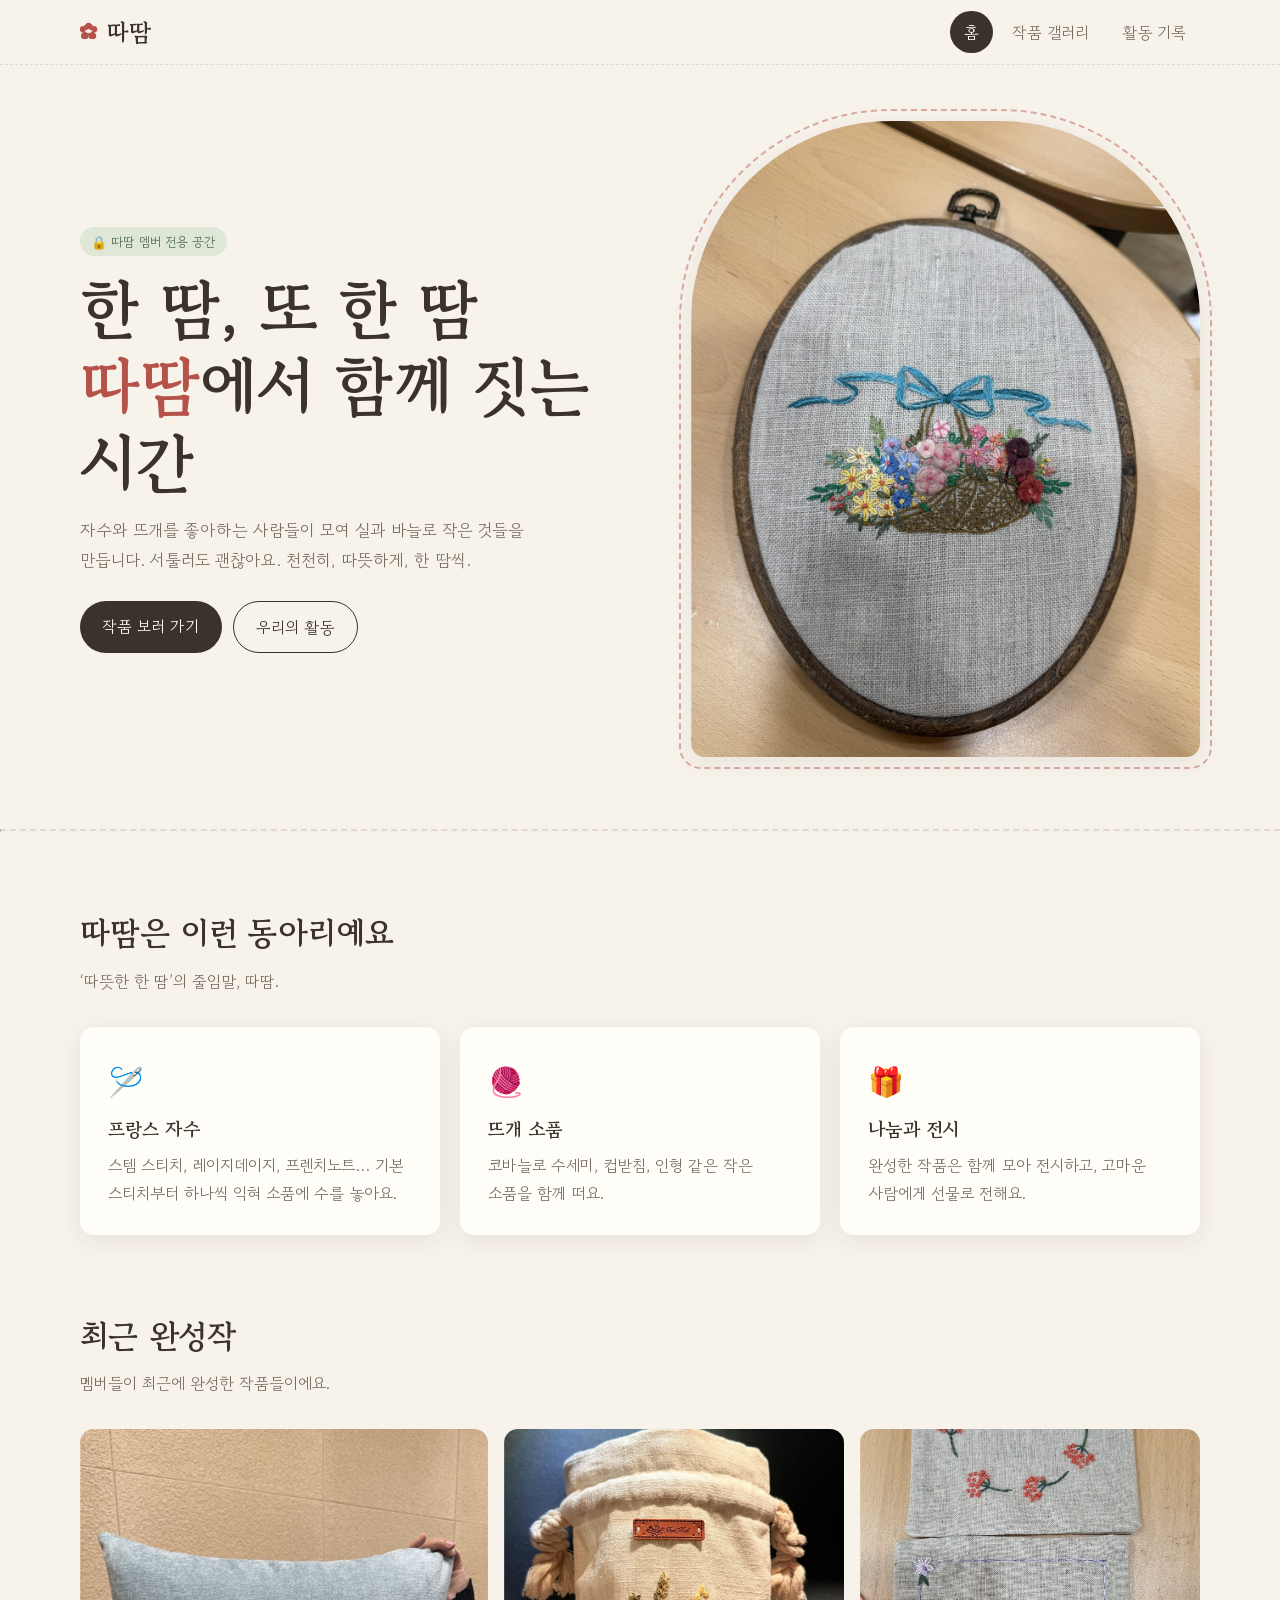
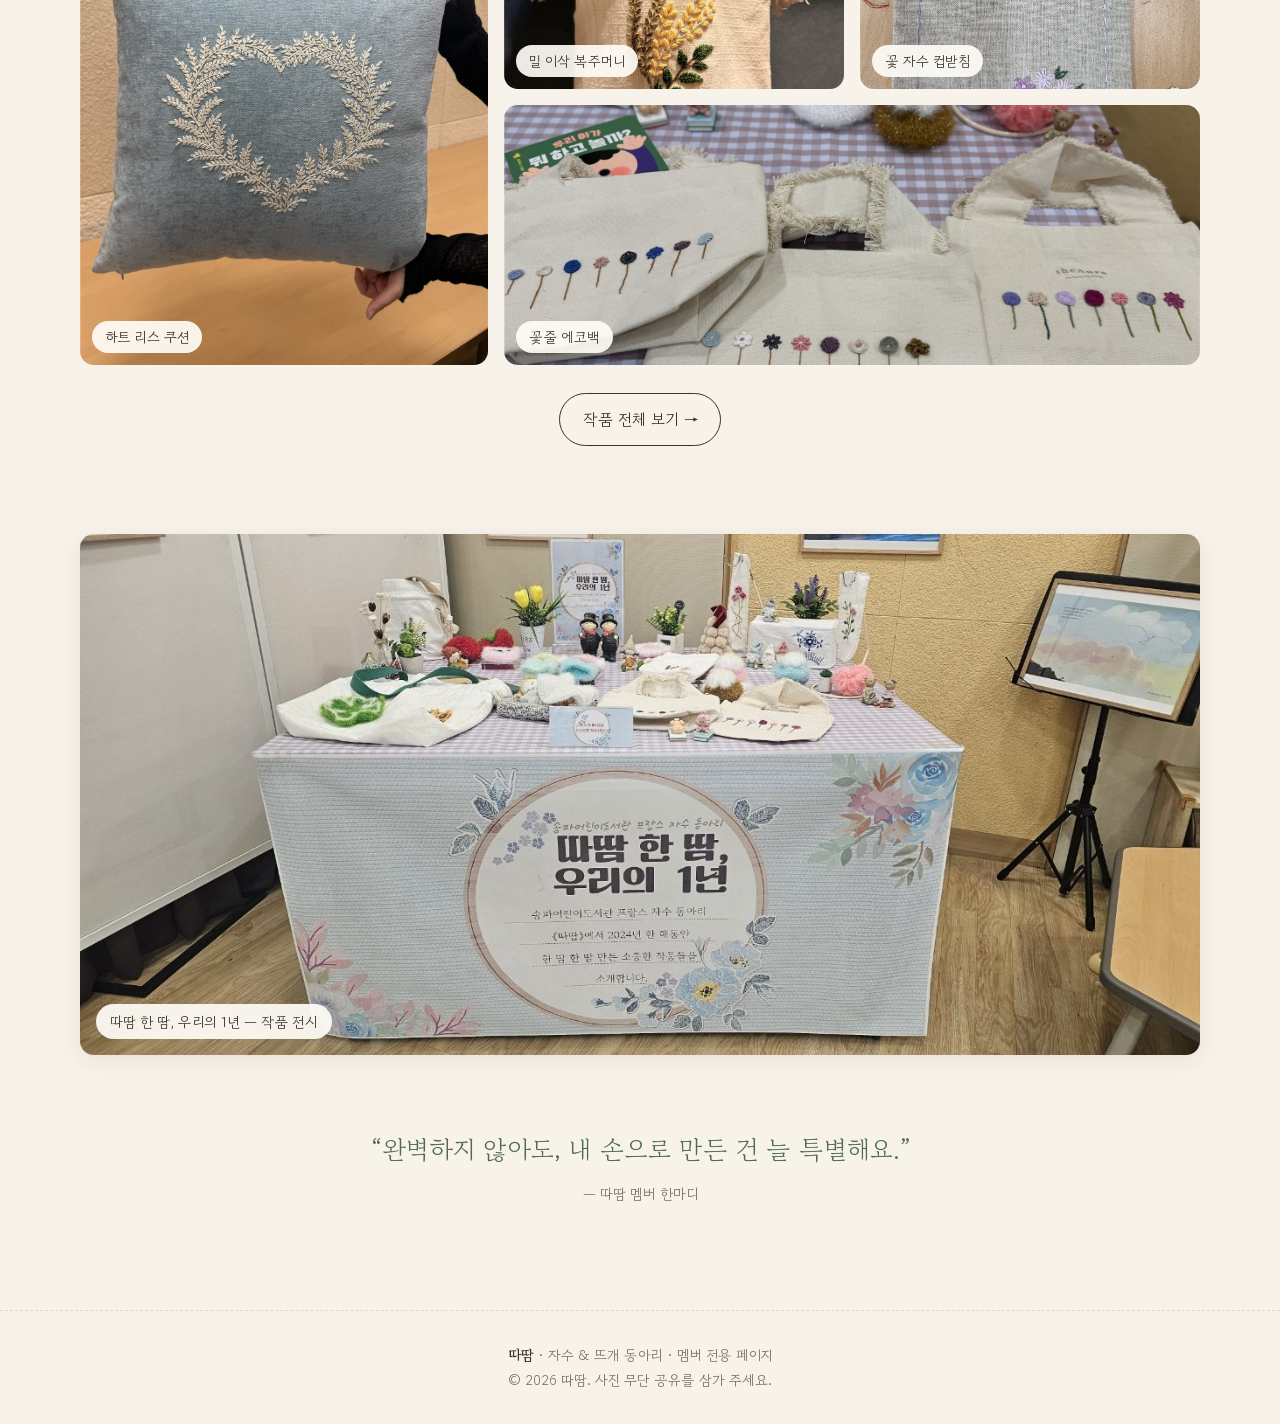
<file: index.html>
<!DOCTYPE html>
<html lang="ko">
<head>
  <meta charset="UTF-8">
  <meta name="viewport" content="width=device-width, initial-scale=1.0">
  <meta name="robots" content="noindex, nofollow">
  <title>따땀 · 자수 뜨개 동아리</title>
  <link rel="preconnect" href="https://fonts.googleapis.com">
  <link rel="preconnect" href="https://fonts.gstatic.com" crossorigin>
  <link href="https://fonts.googleapis.com/css2?family=Gowun+Batang:wght@400;700&family=Gowun+Dodum&display=swap" rel="stylesheet">
  <link rel="icon" href="data:image/svg+xml,<svg xmlns=%22http://www.w3.org/2000/svg%22 viewBox=%220 0 100 100%22><text y=%22.9em%22 font-size=%2290%22>🧵</text></svg>">
  <link rel="stylesheet" href="css/style.css">
</head>
<body>
  <header class="site-header">
    <div class="wrap">
      <a href="index.html" class="logo"><span class="needle">✿</span>따땀</a>
      <button class="menu-btn" aria-label="메뉴 열기" aria-expanded="false">☰</button>
      <nav class="nav">
        <a href="index.html" aria-current="page">홈</a>
        <a href="gallery.html">작품 갤러리</a>
        <a href="activity.html">활동 기록</a>
      </nav>
    </div>
  </header>

  <main>
    <section class="hero">
      <div class="wrap">
        <div>
          <span class="members-badge">🔒 따땀 멤버 전용 공간</span>
          <h1>한 땀, 또 한 땀<br><em>따땀</em>에서 함께 짓는 시간</h1>
          <p>자수와 뜨개를 좋아하는 사람들이 모여 실과 바늘로 작은 것들을 만듭니다.
             서툴러도 괜찮아요. 천천히, 따뜻하게, 한 땀씩.</p>
          <div class="actions">
            <a href="gallery.html" class="btn">작품 보러 가기</a>
            <a href="activity.html" class="btn ghost">우리의 활동</a>
          </div>
        </div>
        <div class="hero-photo">
          <img src="images/img_6995.jpg" alt="나무 타원 수틀에 수놓은 리본과 꽃바구니 자수">
        </div>
      </div>
    </section>

    <hr class="stitch">

    <section class="section">
      <div class="wrap">
        <h2 class="section-title">따땀은 이런 동아리예요</h2>
        <p class="section-sub">‘따뜻한 한 땀’의 줄임말, 따땀.</p>
        <div class="about-grid">
          <article class="card">
            <div class="icon">🪡</div>
            <h3>프랑스 자수</h3>
            <p>스템 스티치, 레이지데이지, 프렌치노트… 기본 스티치부터 하나씩 익혀 소품에 수를 놓아요.</p>
          </article>
          <article class="card">
            <div class="icon">🧶</div>
            <h3>뜨개 소품</h3>
            <p>코바늘로 수세미, 컵받침, 인형 같은 작은 소품을 함께 떠요.</p>
          </article>
          <article class="card">
            <div class="icon">🎁</div>
            <h3>나눔과 전시</h3>
            <p>완성한 작품은 함께 모아 전시하고, 고마운 사람에게 선물로 전해요.</p>
          </article>
        </div>
      </div>
    </section>

    <section class="section" style="padding-top:0">
      <div class="wrap">
        <h2 class="section-title">최근 완성작</h2>
        <p class="section-sub">멤버들이 최근에 완성한 작품들이에요.</p>
        <div class="featured">
          <figure>
            <img src="images/img_6991.jpg" alt="하트 모양 잎사귀 리스를 수놓은 하늘색 쿠션">
            <figcaption>하트 리스 쿠션</figcaption>
          </figure>
          <figure>
            <img src="images/img_6845.jpg" alt="밀 이삭을 수놓은 리넨 복주머니">
            <figcaption>밀 이삭 복주머니</figcaption>
          </figure>
          <figure>
            <img src="images/img_1870.jpg" alt="열매 리스와 보라 꽃을 수놓은 리넨 컵받침">
            <figcaption>꽃 자수 컵받침</figcaption>
          </figure>
          <figure>
            <img src="images/img_7739.jpg" alt="작은 꽃을 일렬로 수놓은 에코백 세 개">
            <figcaption>꽃줄 에코백</figcaption>
          </figure>
        </div>
        <p style="text-align:center;margin-top:28px"><a href="gallery.html" class="btn ghost">작품 전체 보기 →</a></p>
      </div>
    </section>

    <section class="wrap">
      <figure class="banner">
        <img src="images/img_1733.jpg" alt="따땀 한 땀, 우리의 1년 현수막이 걸린 작품 전시 테이블" loading="lazy">
        <figcaption>따땀 한 땀, 우리의 1년 — 작품 전시</figcaption>
      </figure>
    </section>

    <div class="quote">
      “완벽하지 않아도, 내 손으로 만든 건 늘 특별해요.”
      <small>— 따땀 멤버 한마디</small>
    </div>
  </main>

  <footer class="site-footer">
    <div class="wrap">
      <strong>따땀</strong> · 자수 &amp; 뜨개 동아리 · 멤버 전용 페이지<br>
      © <span id="year"></span> 따땀. 사진 무단 공유를 삼가 주세요.
    </div>
  </footer>
  <script src="js/main.js"></script>
</body>
</html>
</file>
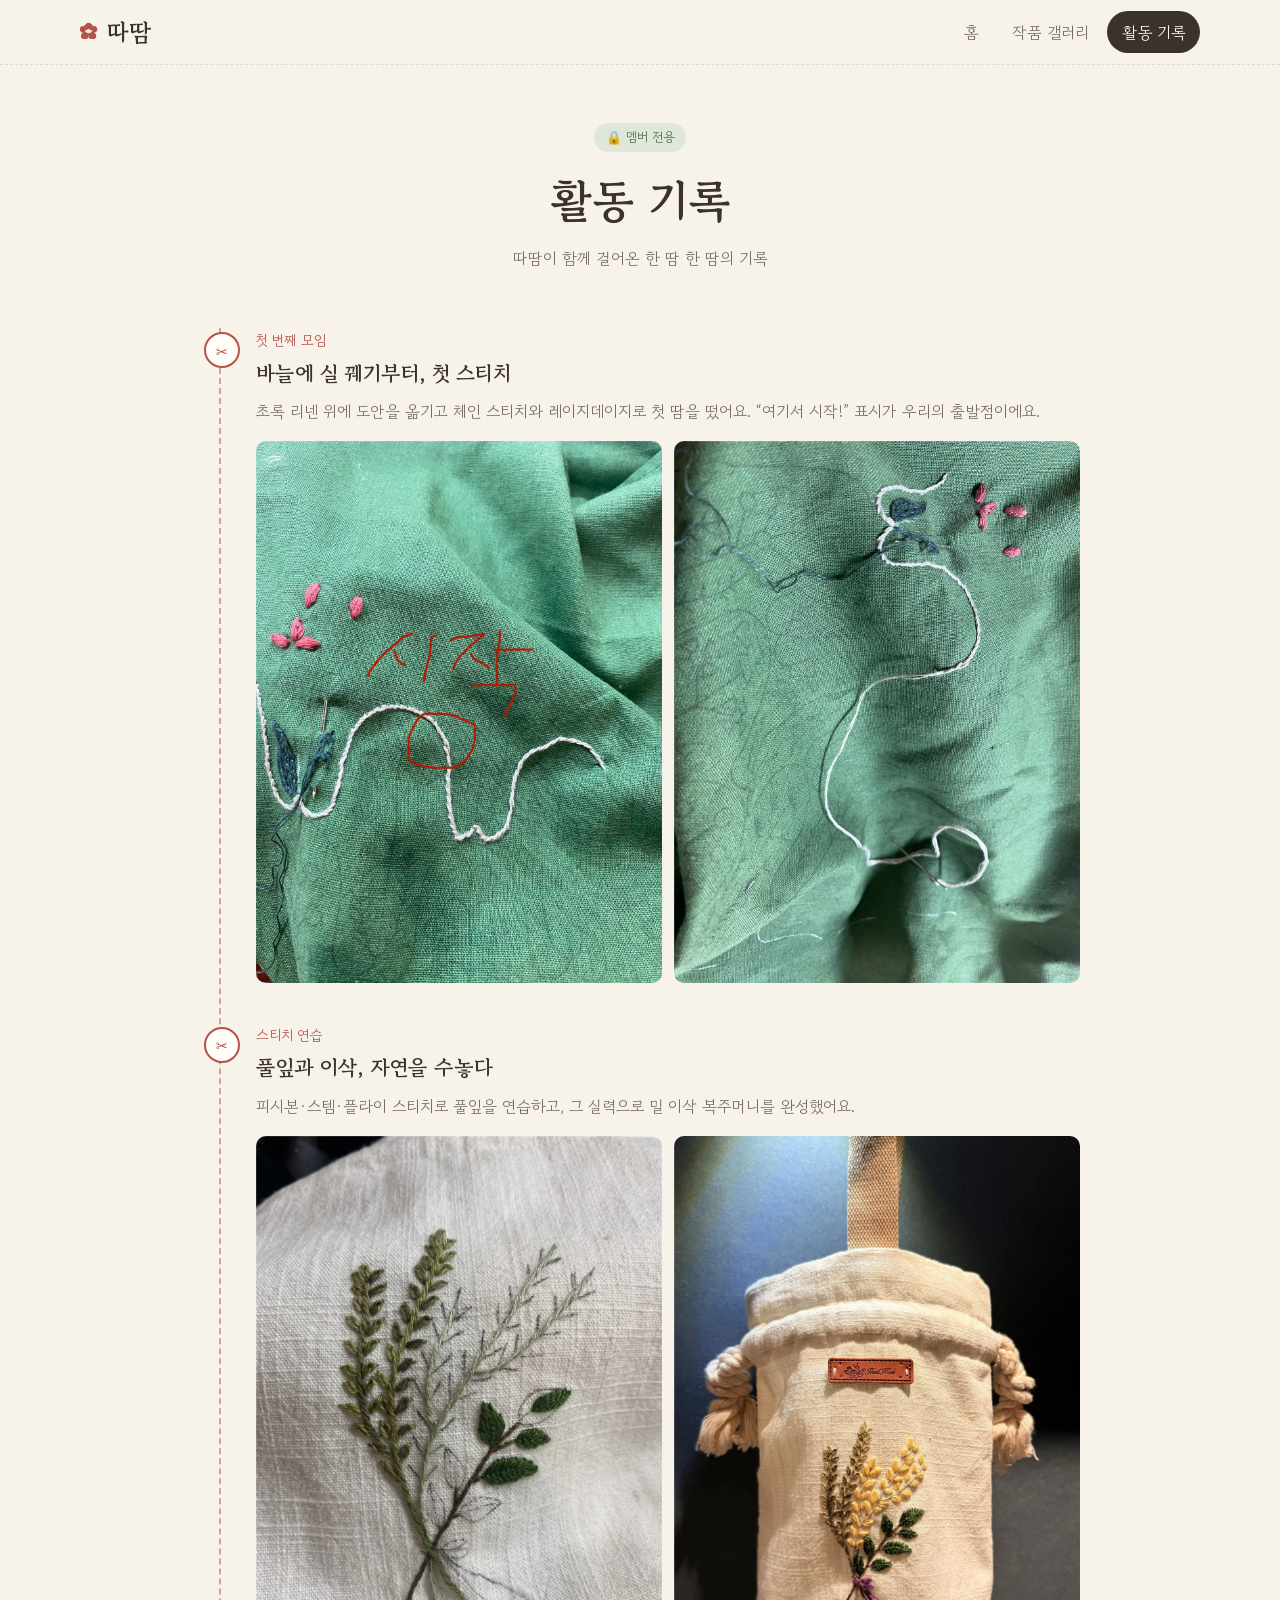
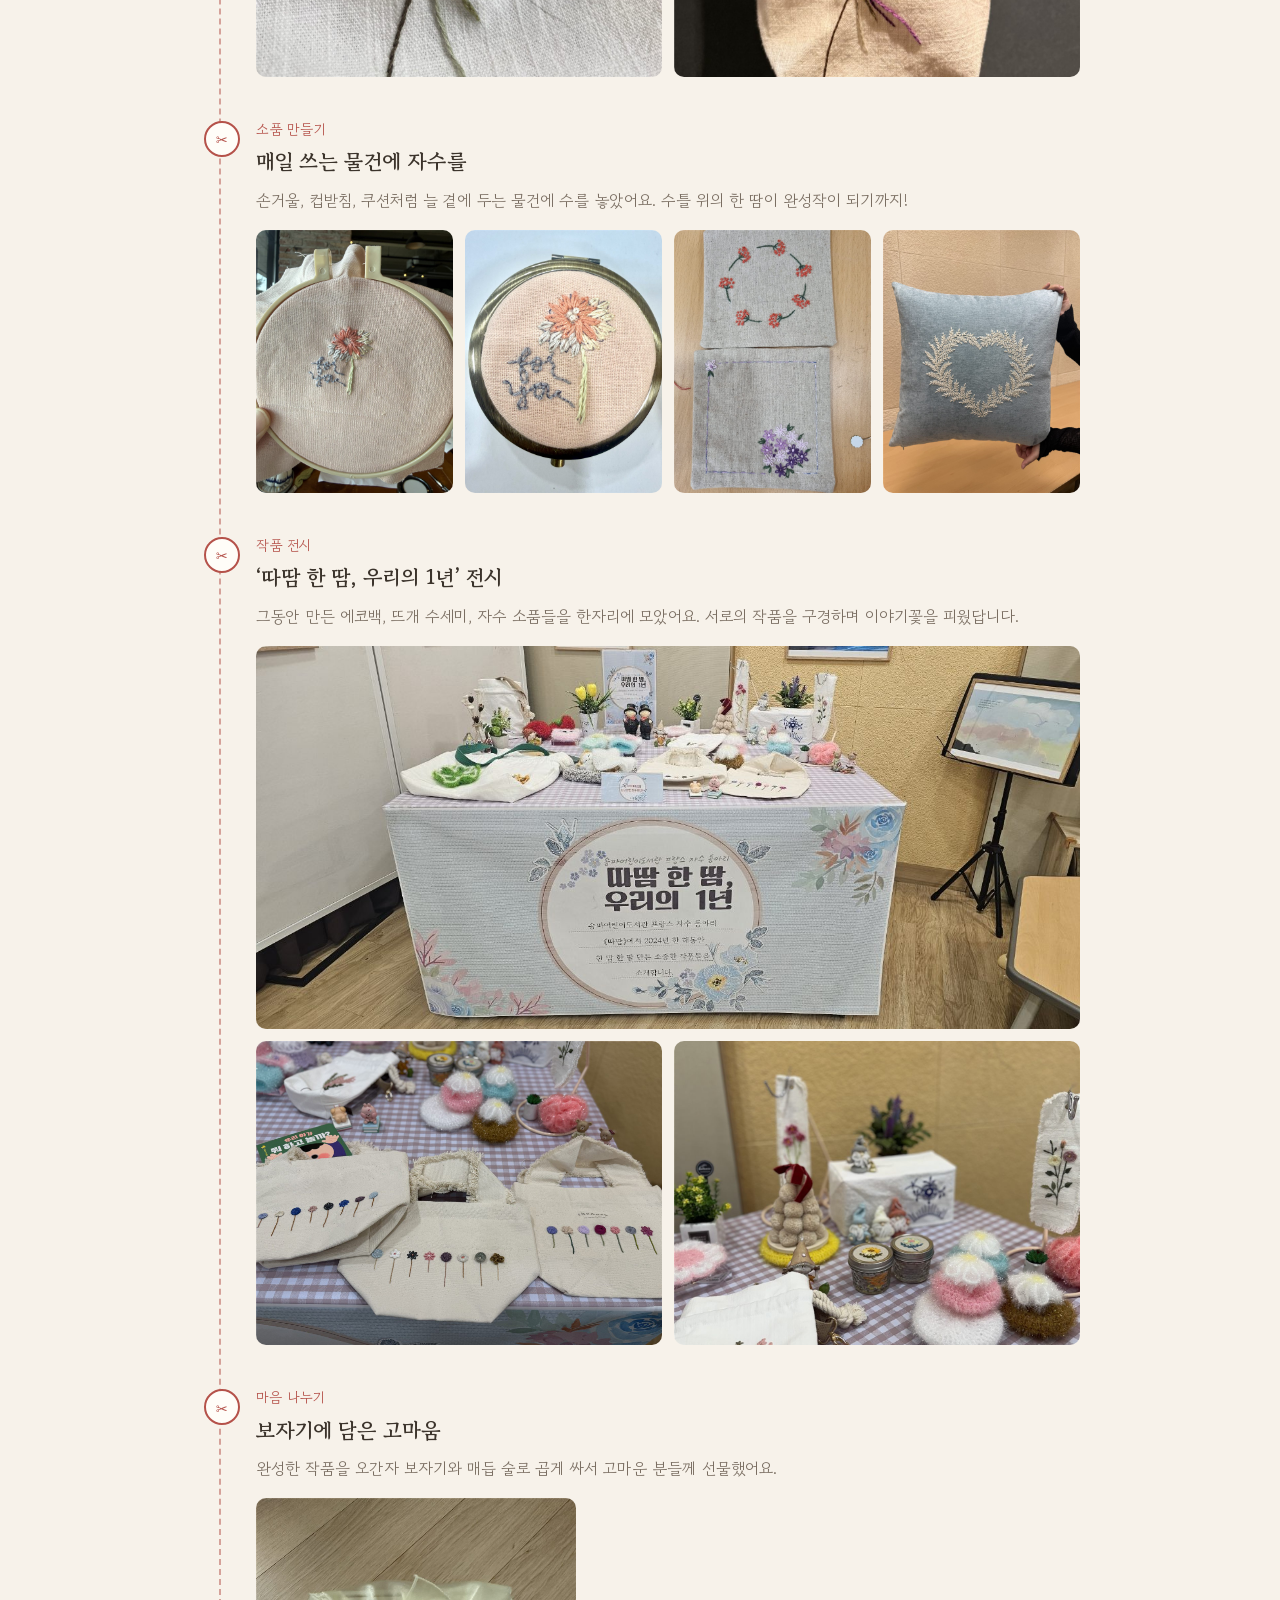
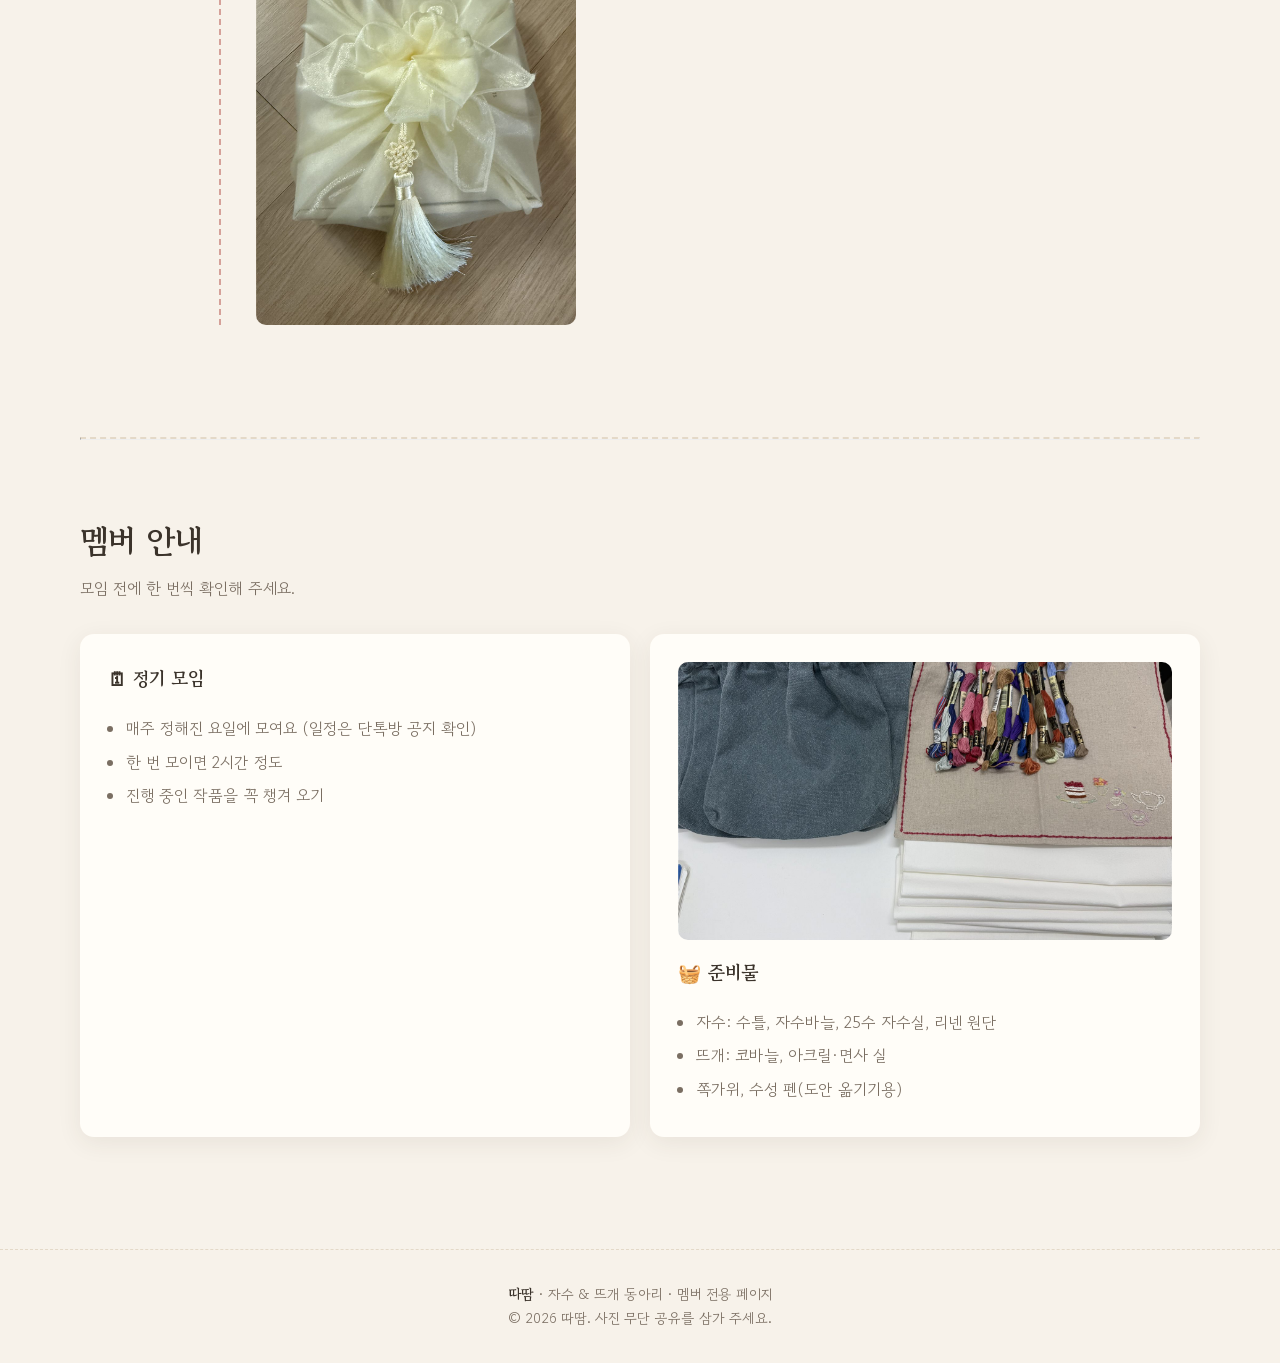
<file: activity.html>
<!DOCTYPE html>
<html lang="ko">
<head>
  <meta charset="UTF-8">
  <meta name="viewport" content="width=device-width, initial-scale=1.0">
  <meta name="robots" content="noindex, nofollow">
  <title>활동 기록 · 따땀</title>
  <link rel="preconnect" href="https://fonts.googleapis.com">
  <link rel="preconnect" href="https://fonts.gstatic.com" crossorigin>
  <link href="https://fonts.googleapis.com/css2?family=Gowun+Batang:wght@400;700&family=Gowun+Dodum&display=swap" rel="stylesheet">
  <link rel="icon" href="data:image/svg+xml,<svg xmlns=%22http://www.w3.org/2000/svg%22 viewBox=%220 0 100 100%22><text y=%22.9em%22 font-size=%2290%22>🧵</text></svg>">
  <link rel="stylesheet" href="css/style.css">
</head>
<body>
  <header class="site-header">
    <div class="wrap">
      <a href="index.html" class="logo"><span class="needle">✿</span>따땀</a>
      <button class="menu-btn" aria-label="메뉴 열기" aria-expanded="false">☰</button>
      <nav class="nav">
        <a href="index.html">홈</a>
        <a href="gallery.html">작품 갤러리</a>
        <a href="activity.html" aria-current="page">활동 기록</a>
      </nav>
    </div>
  </header>

  <main class="wrap">
    <div class="page-head">
      <span class="members-badge">🔒 멤버 전용</span>
      <h1>활동 기록</h1>
      <p>따땀이 함께 걸어온 한 땀 한 땀의 기록</p>
    </div>

    <!-- 날짜·내용은 실제 활동에 맞게 수정하세요 -->
    <section class="section" style="padding-top:32px">
      <div class="timeline">
        <article class="t-item">
          <div class="when">첫 번째 모임</div>
          <h3>바늘에 실 꿰기부터, 첫 스티치</h3>
          <p>초록 리넨 위에 도안을 옮기고 체인 스티치와 레이지데이지로 첫 땀을 떴어요.
             “여기서 시작!” 표시가 우리의 출발점이에요.</p>
          <div class="t-photos tall">
            <img src="images/img_6713.jpg" alt="초록 리넨에 시작 표시와 함께 수놓은 첫 스티치" loading="lazy">
            <img src="images/img_6711.jpg" alt="초록 리넨 위 진행 중인 덩굴 자수" loading="lazy">
          </div>
        </article>

        <article class="t-item">
          <div class="when">스티치 연습</div>
          <h3>풀잎과 이삭, 자연을 수놓다</h3>
          <p>피시본·스템·플라이 스티치로 풀잎을 연습하고, 그 실력으로 밀 이삭 복주머니를 완성했어요.</p>
          <div class="t-photos tall">
            <img src="images/img_6712.jpg" alt="흰 리넨 위 풀잎 자수 연습" loading="lazy">
            <img src="images/img_6845.jpg" alt="밀 이삭 자수 복주머니 완성작" loading="lazy">
          </div>
        </article>

        <article class="t-item">
          <div class="when">소품 만들기</div>
          <h3>매일 쓰는 물건에 자수를</h3>
          <p>손거울, 컵받침, 쿠션처럼 늘 곁에 두는 물건에 수를 놓았어요. 수틀 위의 한 땀이 완성작이 되기까지!</p>
          <div class="t-photos tall">
            <img src="images/img_6864.jpg" alt="수틀에서 수놓는 중인 for you 꽃 자수" loading="lazy">
            <img src="images/img_6992.jpg" alt="완성된 for you 자수 손거울" loading="lazy">
            <img src="images/img_1870.jpg" alt="꽃 자수 컵받침" loading="lazy">
            <img src="images/img_6991.jpg" alt="하트 리스 자수 쿠션" loading="lazy">
          </div>
        </article>

        <article class="t-item">
          <div class="when">작품 전시</div>
          <h3>‘따땀 한 땀, 우리의 1년’ 전시</h3>
          <p>그동안 만든 에코백, 뜨개 수세미, 자수 소품들을 한자리에 모았어요. 서로의 작품을 구경하며 이야기꽃을 피웠답니다.</p>
          <div class="t-photos duo">
            <img class="wide" src="images/img_1733.jpg" alt="따땀 한 땀, 우리의 1년 현수막이 걸린 전시 테이블" loading="lazy">
            <img src="images/img_7739.jpg" alt="꽃줄 자수 에코백 전시" loading="lazy">
            <img src="images/img_7738.jpg" alt="뜨개 수세미와 자수 소품 전시 테이블" loading="lazy">
          </div>
        </article>

        <article class="t-item">
          <div class="when">마음 나누기</div>
          <h3>보자기에 담은 고마움</h3>
          <p>완성한 작품을 오간자 보자기와 매듭 술로 곱게 싸서 고마운 분들께 선물했어요.</p>
          <div class="t-photos tall">
            <img src="images/img_6355.jpg" alt="매듭 술을 단 보자기 선물 포장" loading="lazy">
          </div>
        </article>
      </div>
    </section>

    <hr class="stitch">

    <section class="section">
      <h2 class="section-title">멤버 안내</h2>
      <p class="section-sub">모임 전에 한 번씩 확인해 주세요.</p>
      <div class="info-grid">
        <div class="card">
          <h3>🗓 정기 모임</h3>
          <ul>
            <li>매주 정해진 요일에 모여요 (일정은 단톡방 공지 확인)</li>
            <li>한 번 모이면 2시간 정도</li>
            <li>진행 중인 작품을 꼭 챙겨 오기</li>
          </ul>
        </div>
        <div class="card">
          <img class="card-photo" src="images/img_1841.jpg" alt="자수실 묶음, 리넨 원단, 파우치 등 모임 재료" loading="lazy">
          <h3>🧺 준비물</h3>
          <ul>
            <li>자수: 수틀, 자수바늘, 25수 자수실, 리넨 원단</li>
            <li>뜨개: 코바늘, 아크릴·면사 실</li>
            <li>쪽가위, 수성 펜(도안 옮기기용)</li>
          </ul>
        </div>
      </div>
    </section>
  </main>

  <footer class="site-footer">
    <div class="wrap">
      <strong>따땀</strong> · 자수 &amp; 뜨개 동아리 · 멤버 전용 페이지<br>
      © <span id="year"></span> 따땀. 사진 무단 공유를 삼가 주세요.
    </div>
  </footer>
  <script src="js/main.js"></script>
</body>
</html>
</file>
<file: css/style.css>
/* 따땀 — 자수·뜨개 동아리 */
:root {
  --bg: #f7f2ea;
  --paper: #fffdf8;
  --ink: #3b332b;
  --muted: #7a6e62;
  --line: #e4d9c8;
  --accent: #b5524a;      /* 실 빨강 */
  --accent-soft: #f1dcd6;
  --green: #4f6b4a;       /* 리넨 초록 */
  --green-soft: #dfe7d8;
  --shadow: 0 6px 24px rgba(59, 51, 43, .08);
  --radius: 14px;
  --serif: "Gowun Batang", "Noto Serif KR", serif;
  --sans: "Gowun Dodum", "Noto Sans KR", system-ui, sans-serif;
}

* { box-sizing: border-box; }
html { scroll-behavior: smooth; }
body {
  margin: 0;
  background: var(--bg);
  color: var(--ink);
  font-family: var(--sans);
  line-height: 1.75;
  word-break: keep-all;
}
img { max-width: 100%; display: block; }
a { color: inherit; }

.wrap { width: min(1120px, 100% - 32px); margin-inline: auto; }

/* ---------- 헤더 ---------- */
.site-header {
  position: sticky; top: 0; z-index: 50;
  background: rgba(247, 242, 234, .92);
  backdrop-filter: blur(8px);
  border-bottom: 1px dashed var(--line);
}
.site-header .wrap {
  display: flex; align-items: center; justify-content: space-between;
  height: 64px;
}
.logo {
  font-family: var(--serif); font-size: 1.5rem; font-weight: 700;
  text-decoration: none; display: flex; align-items: center; gap: .5rem;
}
.logo .needle { color: var(--accent); font-size: 1.1rem; }
.nav { display: flex; gap: .25rem; }
.nav a {
  text-decoration: none; padding: .45rem .9rem; border-radius: 999px;
  color: var(--muted); transition: background .2s, color .2s;
}
.nav a:hover { background: var(--accent-soft); color: var(--ink); }
.nav a[aria-current="page"] { background: var(--ink); color: var(--paper); }
.menu-btn {
  display: none; background: none; border: 1px solid var(--line);
  border-radius: 10px; padding: .4rem .7rem; font: inherit; cursor: pointer; color: var(--ink);
}

@media (max-width: 640px) {
  .menu-btn { display: block; }
  .nav {
    position: absolute; top: 64px; left: 0; right: 0;
    flex-direction: column; padding: .5rem 16px 1rem;
    background: var(--bg); border-bottom: 1px dashed var(--line);
    display: none;
  }
  .nav.open { display: flex; }
}

/* ---------- 공통 ---------- */
.members-badge {
  display: inline-flex; align-items: center; gap: .4rem;
  font-size: .8rem; color: var(--green);
  background: var(--green-soft); padding: .2rem .7rem; border-radius: 999px;
}
.section { padding: 72px 0; }
.section-title {
  font-family: var(--serif); font-size: clamp(1.5rem, 3vw, 2rem);
  margin: 0 0 .4rem;
}
.section-sub { color: var(--muted); margin: 0 0 2rem; }
.stitch { border-top: 2px dashed var(--line); margin: 0; }

.card {
  background: var(--paper); border-radius: var(--radius);
  box-shadow: var(--shadow); overflow: hidden;
}
.btn {
  display: inline-block; text-decoration: none;
  padding: .7rem 1.4rem; border-radius: 999px;
  background: var(--ink); color: var(--paper); transition: transform .2s;
}
.btn:hover { transform: translateY(-2px); }
.btn.ghost { background: transparent; color: var(--ink); border: 1px solid var(--ink); }

/* ---------- 홈: 히어로 ---------- */
.hero { padding: 56px 0 72px; }
.hero .wrap {
  display: grid; grid-template-columns: 1.05fr .95fr; gap: 48px; align-items: center;
}
.hero h1 {
  font-family: var(--serif); font-size: clamp(2.4rem, 6vw, 4rem);
  line-height: 1.2; margin: .8rem 0 1rem;
}
.hero h1 em { font-style: normal; color: var(--accent); }
.hero p { color: var(--muted); font-size: 1.05rem; max-width: 30em; }
.hero .actions { display: flex; gap: .7rem; flex-wrap: wrap; margin-top: 1.6rem; }
.hero-photo { position: relative; }
.hero-photo img {
  border-radius: 200px 200px var(--radius) var(--radius);
  aspect-ratio: 4 / 5; object-fit: cover; width: 100%;
  box-shadow: var(--shadow);
}
.hero-photo::after {
  content: ""; position: absolute; inset: -12px;
  border: 2px dashed var(--accent); opacity: .45;
  border-radius: 212px 212px 22px 22px; pointer-events: none;
}
@media (max-width: 820px) {
  .hero .wrap { grid-template-columns: 1fr; }
  .hero-photo { max-width: 420px; margin: 12px auto 0; }
}

/* ---------- 홈: 소개 ---------- */
.about-grid { display: grid; grid-template-columns: repeat(3, 1fr); gap: 20px; }
.about-grid .card { padding: 28px; }
.about-grid .icon { font-size: 1.8rem; }
.about-grid h3 { font-family: var(--serif); margin: .5rem 0 .3rem; }
.about-grid p { margin: 0; color: var(--muted); }
@media (max-width: 820px) { .about-grid { grid-template-columns: 1fr; } }

/* ---------- 홈: 최근 작품 ---------- */
.featured {
  display: grid; gap: 16px;
  grid-template-columns: 1.2fr 1fr 1fr;
  grid-template-rows: 260px 260px;
}
.featured figure { margin: 0; position: relative; border-radius: var(--radius); overflow: hidden; }
.featured figure:first-child { grid-row: span 2; }
.featured figure:last-child { grid-column: span 2; }
.featured img { width: 100%; height: 100%; object-fit: cover; transition: transform .5s; }
.featured figure:hover img { transform: scale(1.04); }
.featured figcaption {
  position: absolute; left: 12px; bottom: 12px;
  background: rgba(255, 253, 248, .92); padding: .25rem .8rem;
  border-radius: 999px; font-size: .88rem;
}
@media (max-width: 820px) {
  .featured { grid-template-columns: 1fr 1fr; grid-template-rows: auto; }
  .featured figure { aspect-ratio: 1; }
  .featured figure:first-child { grid-row: auto; grid-column: span 2; aspect-ratio: 4 / 3; }
  .featured figure:last-child { grid-column: span 2; aspect-ratio: 4 / 3; }
}

.quote {
  text-align: center; font-family: var(--serif);
  font-size: clamp(1.2rem, 2.6vw, 1.6rem); padding: 64px 16px; color: var(--green);
}
.quote small { display: block; font-family: var(--sans); font-size: .9rem; color: var(--muted); margin-top: .6rem; }

/* ---------- 페이지 헤드 ---------- */
.page-head { padding: 56px 0 24px; text-align: center; }
.page-head h1 { font-family: var(--serif); font-size: clamp(2rem, 5vw, 2.8rem); margin: .6rem 0 .3rem; }
.page-head p { color: var(--muted); margin: 0; }

/* ---------- 갤러리 ---------- */
.filters { display: flex; flex-wrap: wrap; gap: .5rem; justify-content: center; margin: 24px 0 32px; }
.filters button {
  font: inherit; cursor: pointer; padding: .4rem 1rem; border-radius: 999px;
  border: 1px solid var(--line); background: var(--paper); color: var(--muted);
}
.filters button.active { background: var(--accent); border-color: var(--accent); color: #fff; }

.masonry { columns: 3 260px; column-gap: 16px; }
.masonry figure {
  break-inside: avoid; margin: 0 0 16px; cursor: zoom-in;
  background: var(--paper); border-radius: var(--radius); overflow: hidden; box-shadow: var(--shadow);
}
.masonry figure.hide { display: none; }
.masonry img { width: 100%; transition: opacity .3s; }
.masonry figure:hover img { opacity: .9; }
.masonry figcaption { padding: .7rem 1rem .9rem; font-size: .93rem; }
.masonry figcaption .tag { display: inline-block; font-size: .75rem; color: var(--green); margin-right: .3rem; }

/* 라이트박스 */
.lightbox {
  position: fixed; inset: 0; z-index: 100; display: none;
  align-items: center; justify-content: center; flex-direction: column;
  background: rgba(30, 26, 22, .92); padding: 16px;
}
.lightbox.open { display: flex; }
.lightbox img { max-height: 82vh; max-width: 100%; border-radius: 8px; }
.lightbox p { color: #f3ece2; margin: .8rem 0 0; text-align: center; }
.lightbox button {
  position: absolute; background: rgba(255,255,255,.12); color: #fff; border: 0;
  width: 44px; height: 44px; border-radius: 50%; font-size: 1.3rem; cursor: pointer;
}
.lb-close { top: 16px; right: 16px; }
.lb-prev { left: 16px; top: 50%; transform: translateY(-50%); }
.lb-next { right: 16px; top: 50%; transform: translateY(-50%); }

/* ---------- 활동 ---------- */
.timeline { position: relative; max-width: 880px; margin: 0 auto; }
.timeline::before {
  content: ""; position: absolute; left: 19px; top: 0; bottom: 0;
  border-left: 2px dashed var(--accent); opacity: .5;
}
.t-item { position: relative; padding-left: 56px; margin-bottom: 40px; }
.t-item::before {
  content: "✂"; position: absolute; left: 4px; top: 4px;
  width: 32px; height: 32px; border-radius: 50%;
  background: var(--paper); border: 2px solid var(--accent); color: var(--accent);
  display: grid; place-items: center; font-size: .9rem;
}
.t-item .when { color: var(--accent); font-size: .88rem; }
.t-item h3 { font-family: var(--serif); margin: .1rem 0 .4rem; font-size: 1.3rem; }
.t-item p { margin: 0 0 1rem; color: var(--muted); }
.t-photos { display: grid; grid-template-columns: repeat(auto-fit, minmax(180px, 1fr)); gap: 12px; }
.t-photos img { border-radius: 10px; aspect-ratio: 4 / 3; object-fit: cover; width: 100%; }
.t-photos.tall img { aspect-ratio: 3 / 4; }
.t-photos img:only-child { max-width: 320px; }
.t-photos.duo { grid-template-columns: 1fr 1fr; }
.t-photos img.wide { grid-column: 1 / -1; aspect-ratio: 2.15 / 1; }
.card-photo { border-radius: 10px; aspect-ratio: 16 / 9; object-fit: cover; width: 100%; margin-bottom: 1rem; }

/* 홈 전시 배너 */
.banner { margin: 0 0 8px; position: relative; border-radius: var(--radius); overflow: hidden; box-shadow: var(--shadow); }
.banner img { width: 100%; aspect-ratio: 2.15 / 1; object-fit: cover; }
.banner figcaption {
  position: absolute; left: 16px; bottom: 16px;
  background: rgba(255, 253, 248, .92); padding: .3rem .9rem;
  border-radius: 999px; font-size: .9rem;
}
@media (max-width: 520px) {
  .t-photos { grid-template-columns: 1fr 1fr; gap: 8px; }
  .t-item { padding-left: 48px; }
}

.info-grid { display: grid; grid-template-columns: 1fr 1fr; gap: 20px; }
.info-grid .card { padding: 28px; }
.info-grid h3 { font-family: var(--serif); margin-top: 0; }
.info-grid ul { padding-left: 1.1rem; margin: 0; color: var(--muted); }
.info-grid li { margin-bottom: .35rem; }
@media (max-width: 720px) { .info-grid { grid-template-columns: 1fr; } }

/* ---------- 푸터 ---------- */
.site-footer {
  border-top: 1px dashed var(--line); padding: 32px 0; margin-top: 40px;
  color: var(--muted); font-size: .88rem; text-align: center;
}
.site-footer strong { font-family: var(--serif); color: var(--ink); }
</file>
